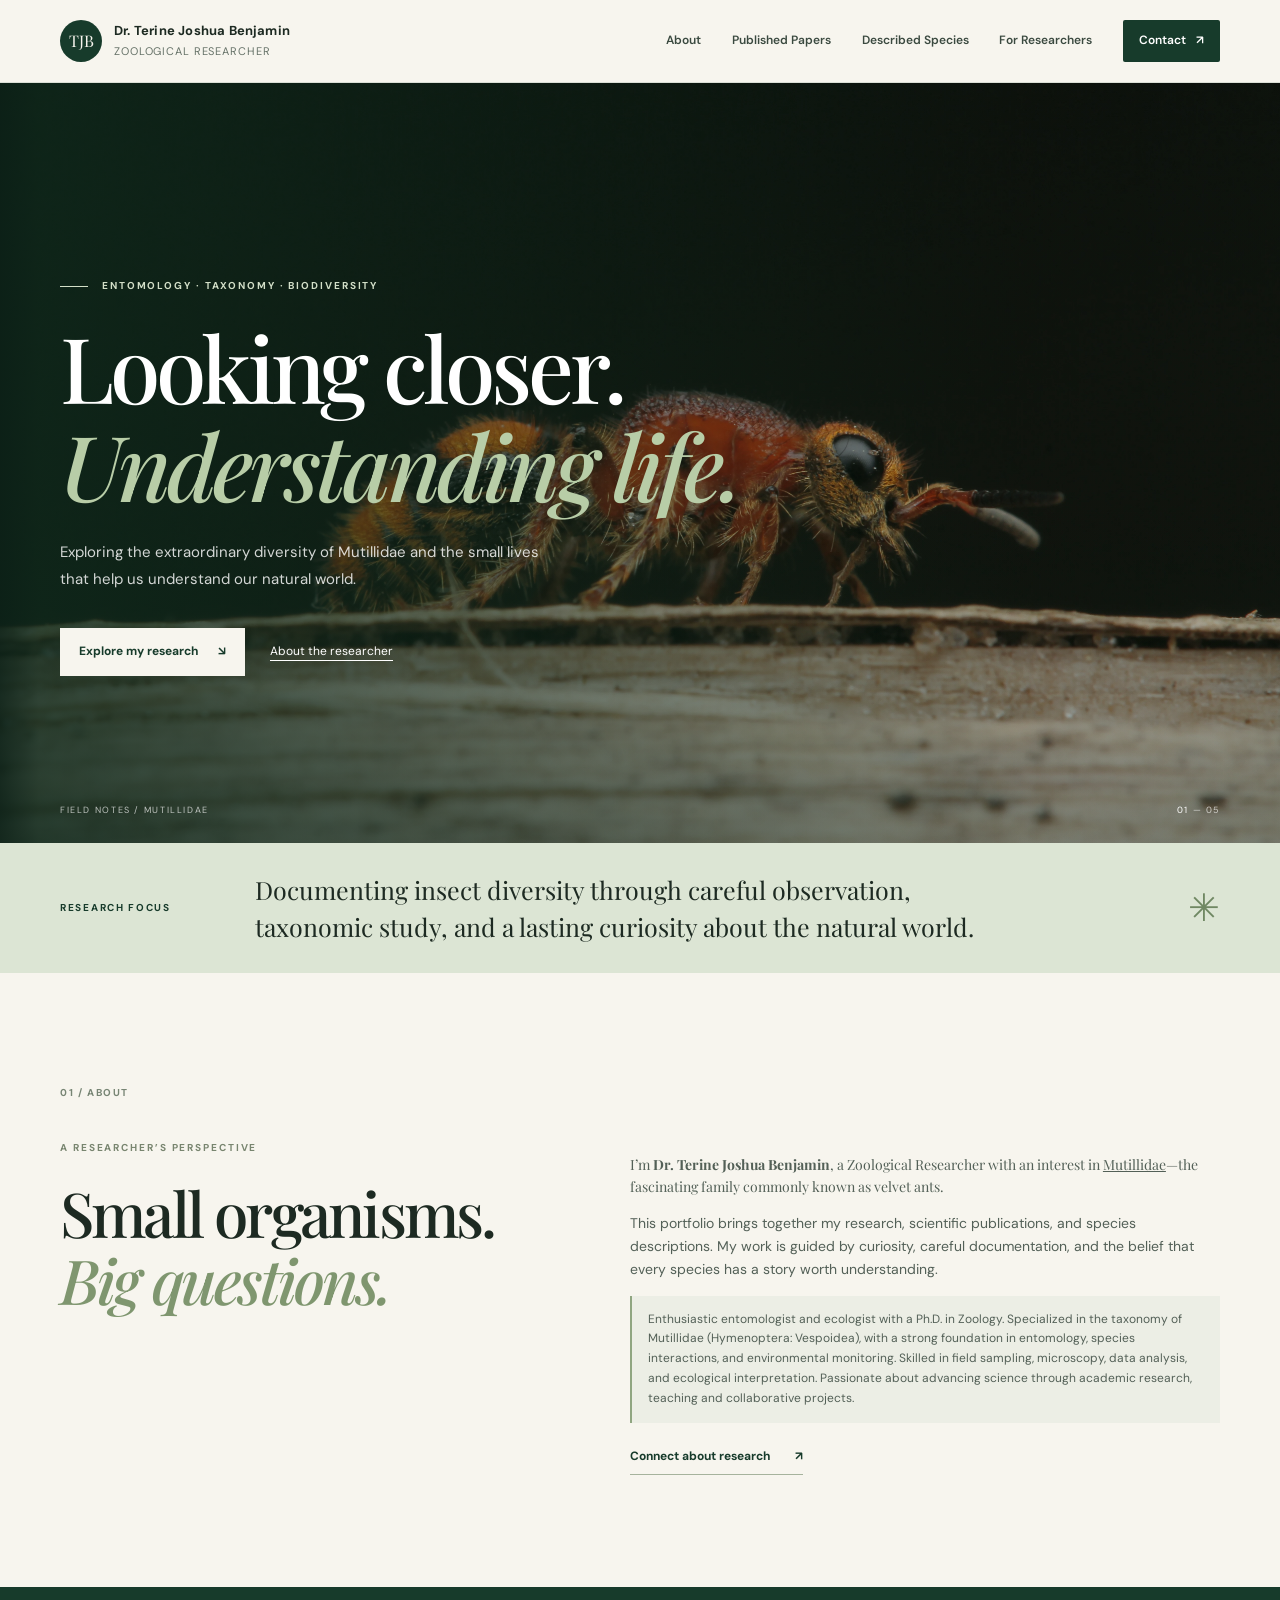
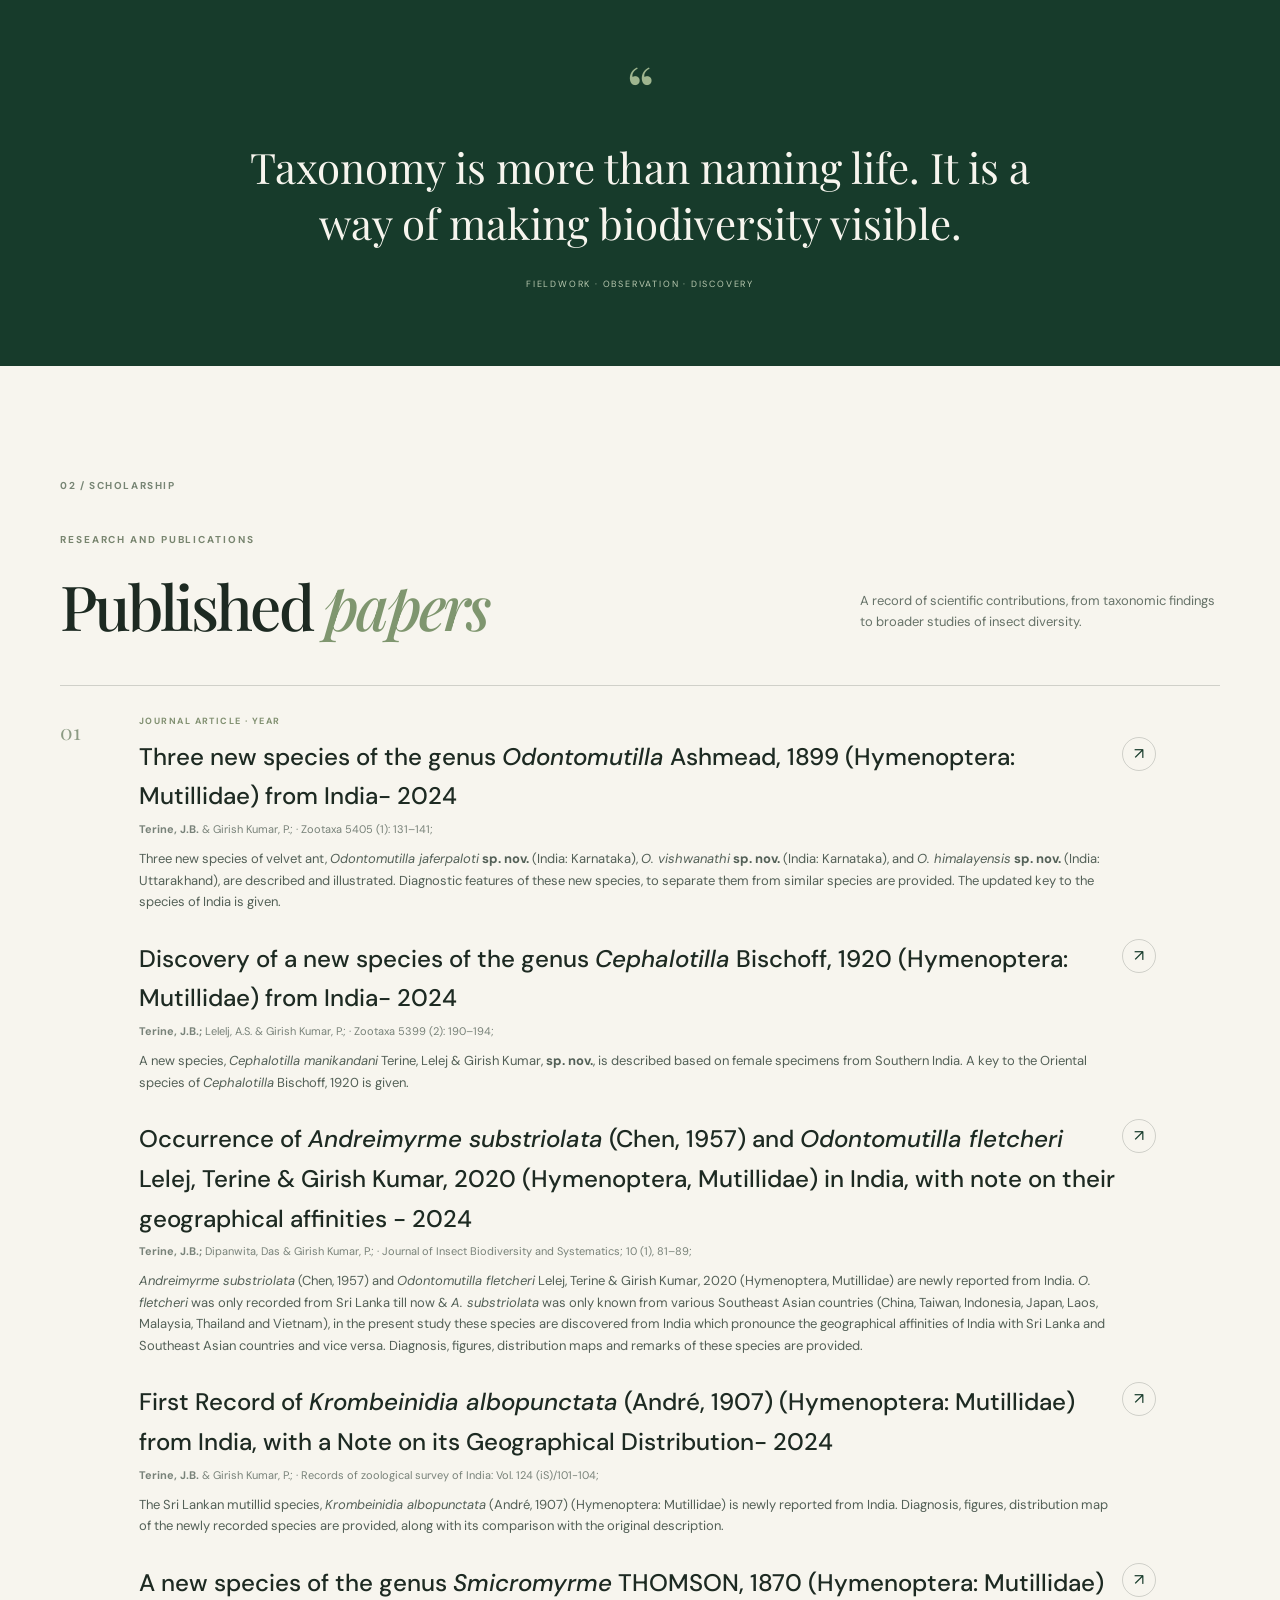
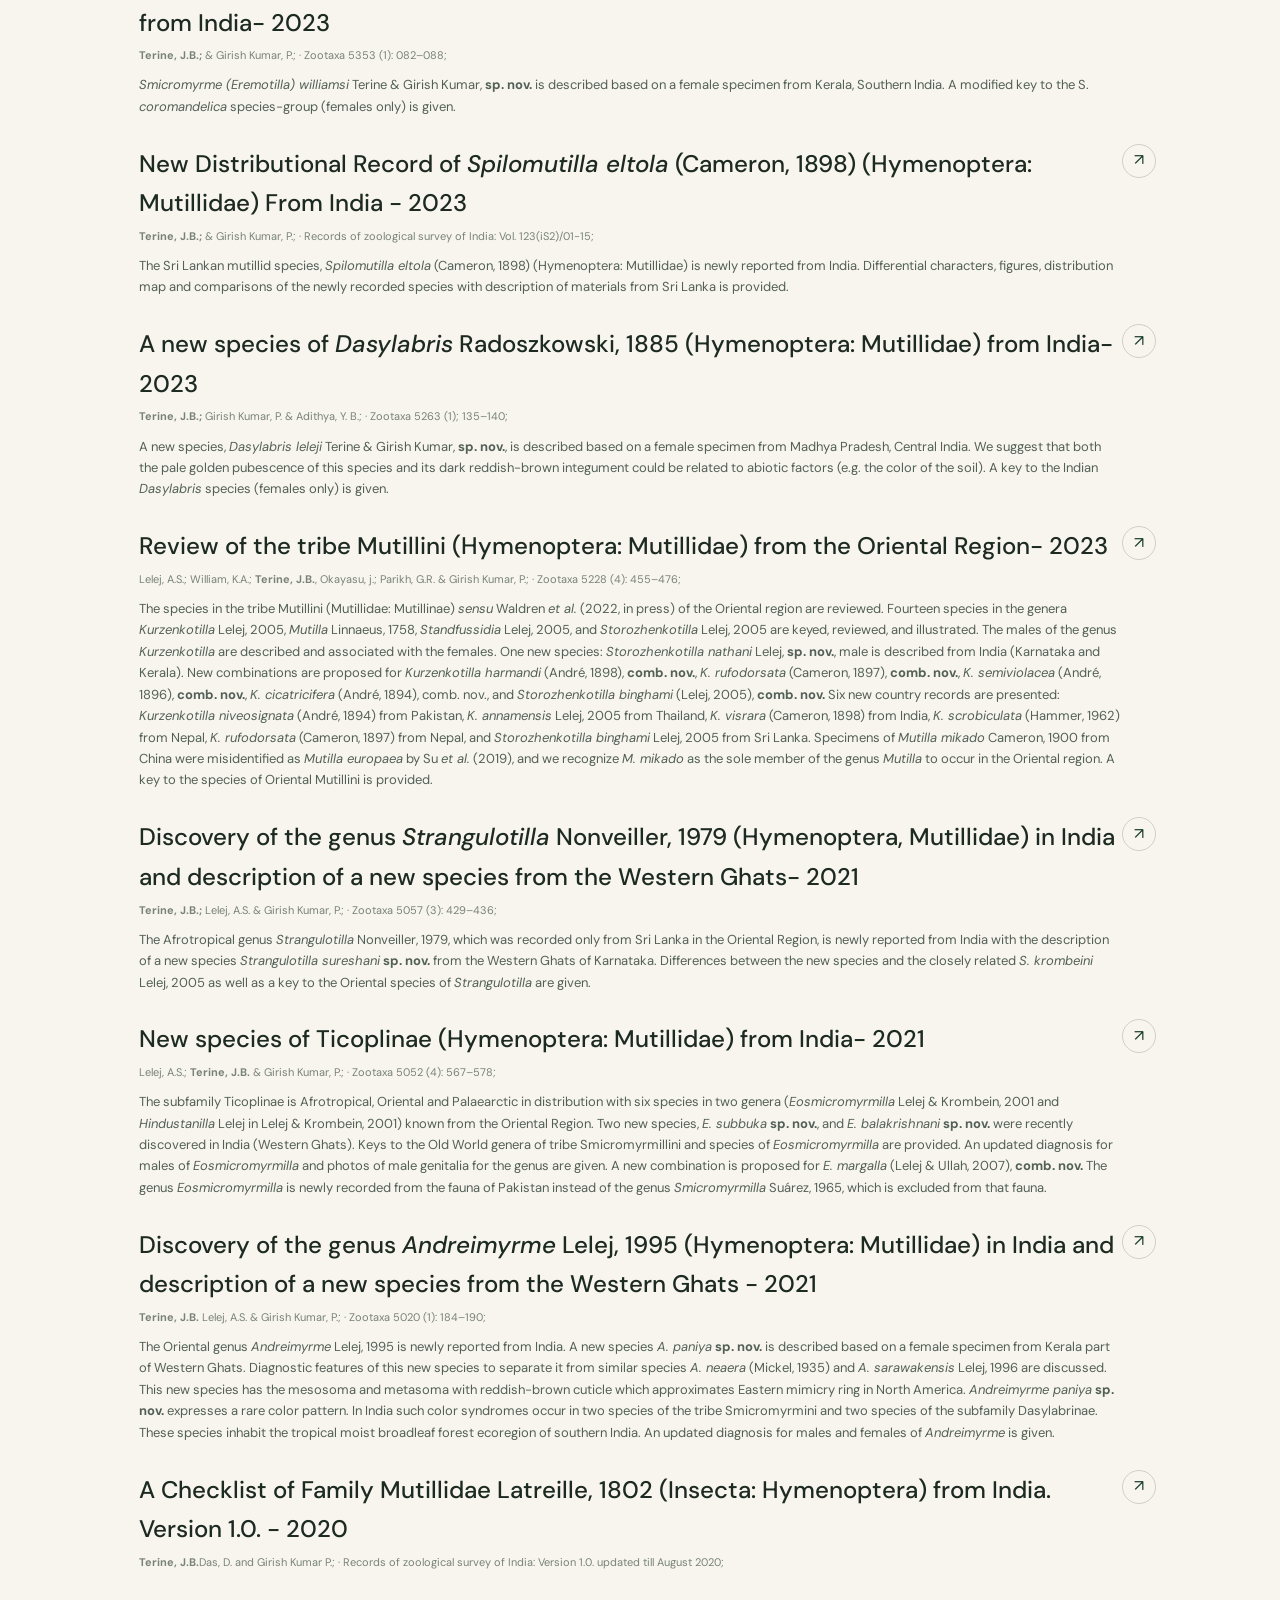
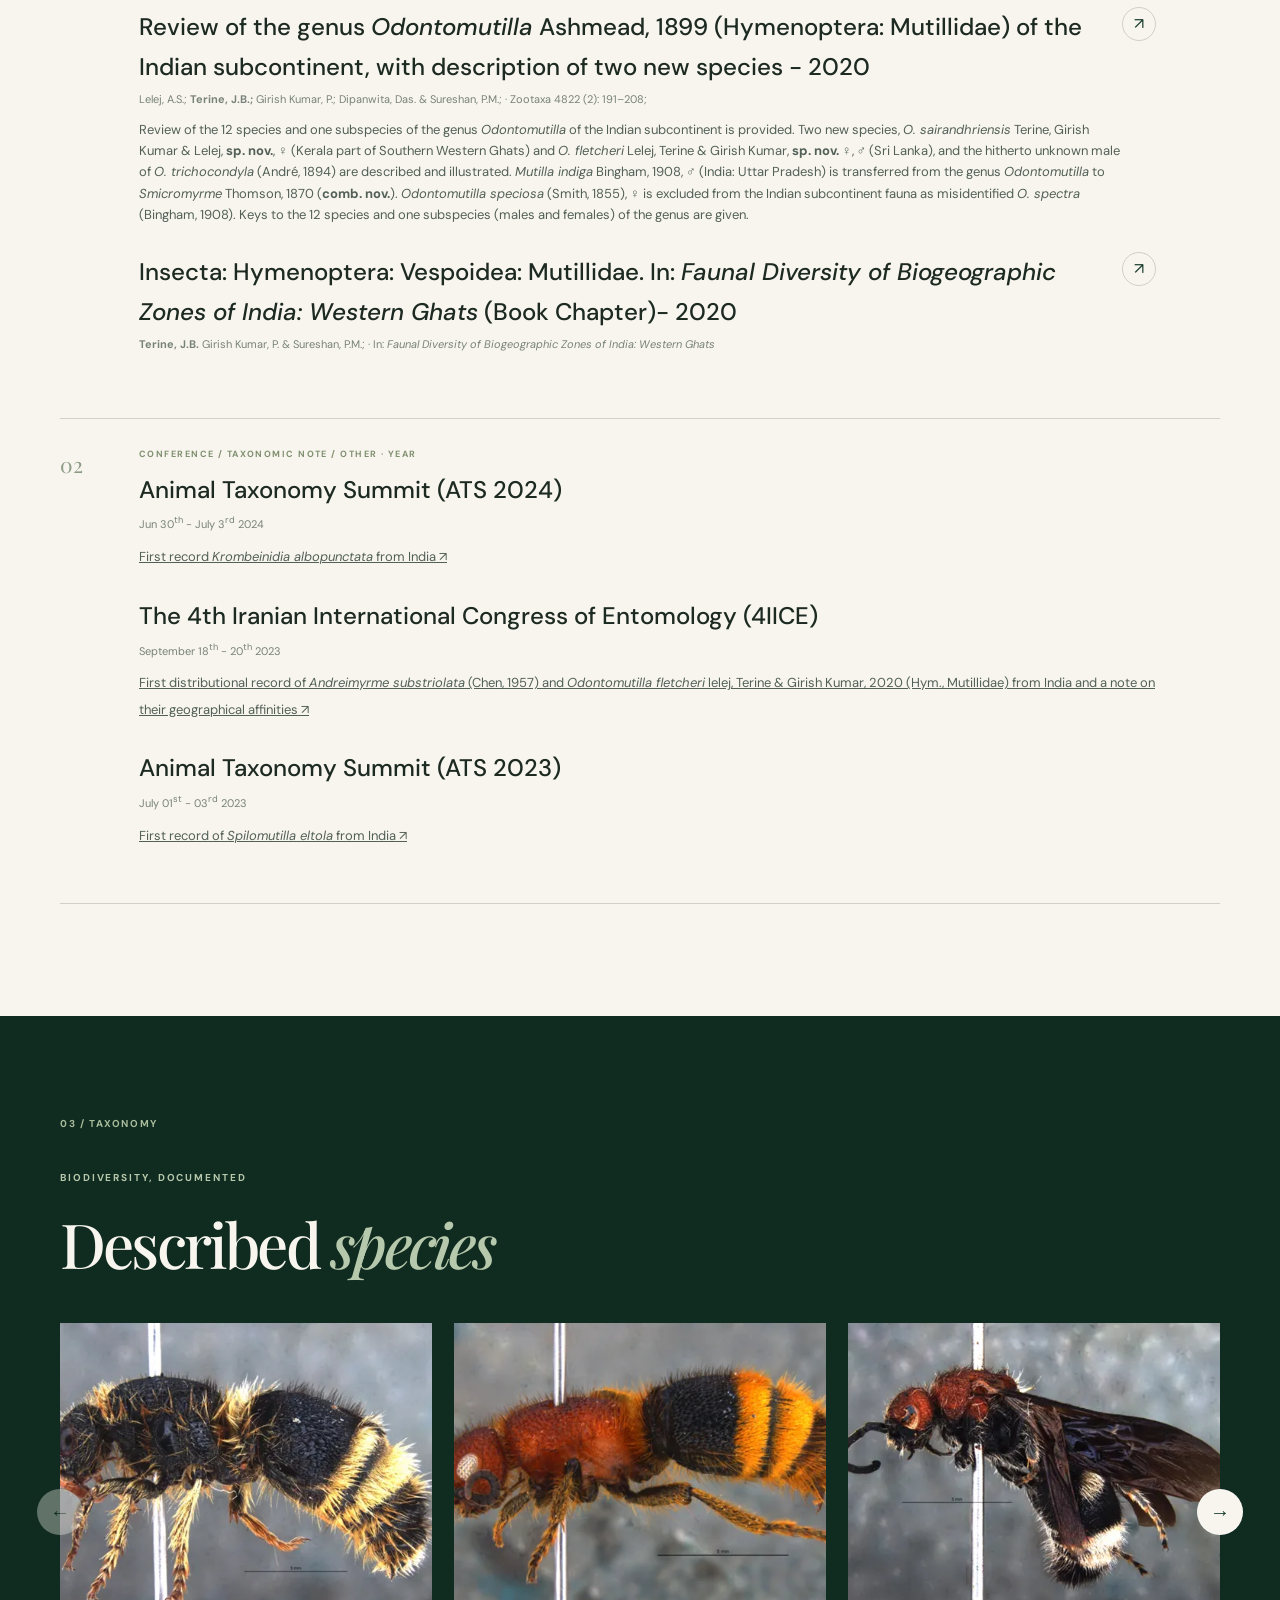
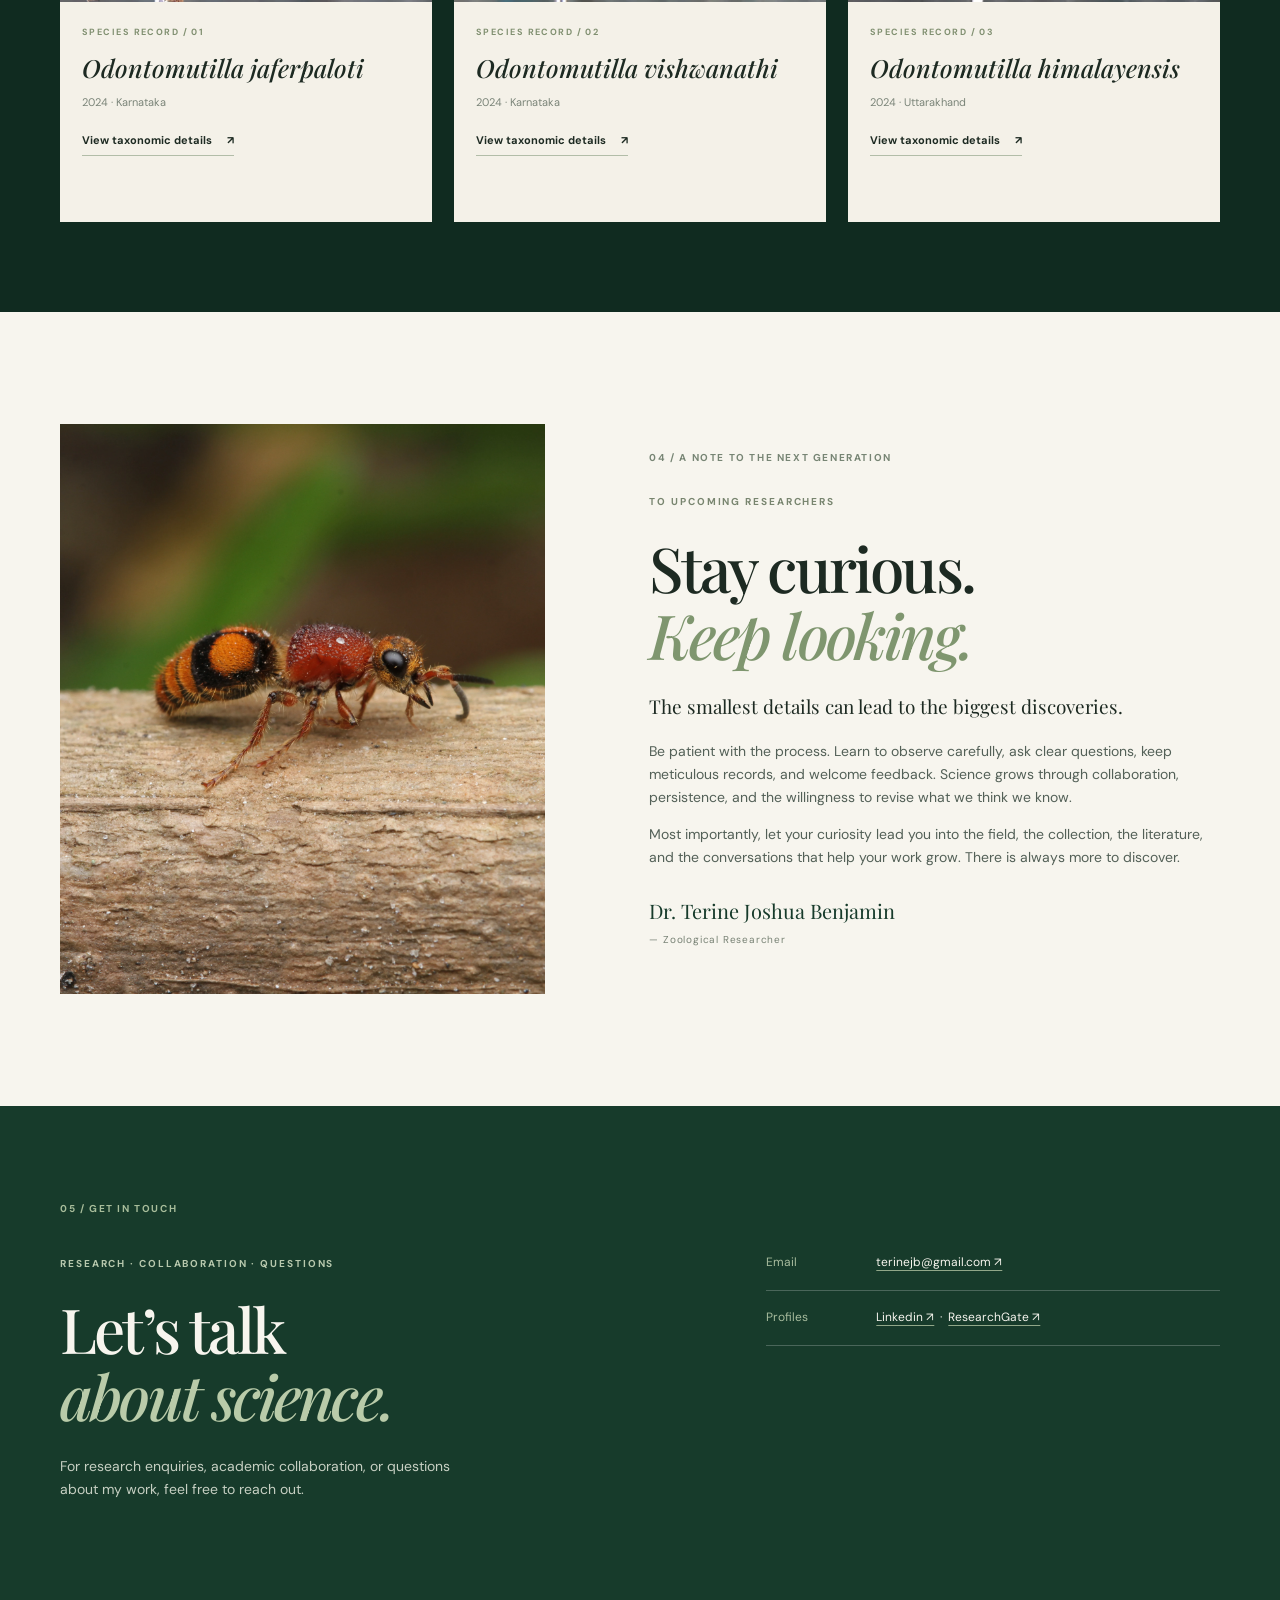
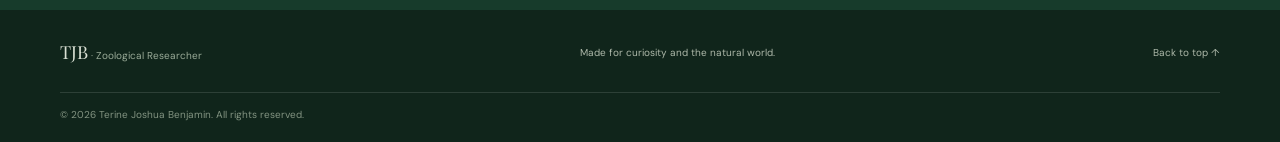
<file: index.html>
<!doctype html>
<html lang="en">

<head>
  <meta charset="utf-8">
  <meta name="viewport" content="width=device-width, initial-scale=1">
  <meta name="description"
    content="Explore the research, publications, and described species of Terine Joshua Benjamin, a zoological researcher specializing in insect diversity.">
  <meta name="theme-color" content="#173b2b">
  <title>Dr. Terine Joshua Benjamin | Entomologist</title>
  <link rel="preconnect" href="https://fonts.googleapis.com">
  <link rel="preconnect" href="https://fonts.gstatic.com" crossorigin>
  <link
    href="https://fonts.googleapis.com/css2?family=DM+Sans:wght@400;500;600;700&family=Playfair+Display:wght@500;600;700&display=swap"
    rel="stylesheet">
  <link rel="stylesheet" href="styles.css">
  <script src="script.js" defer></script>
</head>

<body>
  <a class="skip-link" href="#main">Skip to content</a>
  <header class="site-header">
    <nav class="nav wrap" aria-label="Main navigation">
      <a class="brand" href="#home" aria-label="Dr. Terine Joshua Benjamin home">
        <span class="brand-mark" aria-hidden="true">TJB</span>
        <span class="brand-name">Dr. Terine Joshua Benjamin<span class="brand-subtitle">Zoological
            Researcher</span></span>
      </a>
      <button class="menu-toggle" type="button" aria-expanded="false" aria-controls="nav-links">
        <span class="sr-only">Toggle navigation</span><span aria-hidden="true" class="menu-lines"></span>
      </button>
      <div class="nav-links" id="nav-links">
        <a href="#about">About</a>
        <a href="#papers">Published Papers</a>
        <a href="#species">Described Species</a>
        <a href="#message">For Researchers</a>
        <a class="nav-contact" href="#contact">Contact <span aria-hidden="true">↗</span></a>
      </div>
    </nav>
  </header>
  <!-- home.................................................................................................. -->
  <main id="main">
    <section class="hero" id="home" aria-labelledby="hero-title">
      <div class="hero-photo" role="img" aria-label="Close-up photograph of an insect on a leaf"></div>
      <div class="hero-shade"></div>
      <div class="hero-content wrap">
        <p class="eyebrow"><span class="eyebrow-line"></span> Entomology · Taxonomy · Biodiversity</p>
        <h1 id="hero-title">Looking closer.<br><em>Understanding life.</em></h1>
        <p class="hero-intro">Exploring the extraordinary diversity of Mutillidae and the small lives that help us
          understand our natural world.</p>
        <div class="hero-actions">
          <a class="button button-light" href="#papers">Explore my research <span aria-hidden="true">↘</span></a>
          <a class="text-link light-link" href="#about">About the researcher</a>
        </div>
      </div>
      <div class="hero-caption">FIELD NOTES / MUTILLIDAE</div>
      <div class="hero-index" aria-hidden="true"><span>01</span> — 05</div>
    </section>

    <section class="intro-strip" aria-label="Research focus">
      <div class="wrap intro-grid">
        <p class="strip-label">Research focus</p>
        <p class="strip-copy">Documenting insect diversity through careful observation, taxonomic study, and a lasting
          curiosity about the natural world.</p>
        <span class="strip-symbol" aria-hidden="true">✳</span>
      </div>
    </section>
    <!-- about..................................................................................................... -->
    <section class="section wrap about-section" id="about" aria-labelledby="about-title">
      <div class="section-kicker">01 / About</div>
      <div class="about-grid">
        <div>
          <p class="eyebrow dark-eyebrow">A researcher’s perspective</p>
          <h2 id="about-title">Small organisms.<br><em>Big questions.</em></h2>
        </div>
        <div class="about-copy">
          <p class="lead">I’m <strong>Dr. Terine Joshua Benjamin</strong>, a Zoological Researcher with an interest in
            <a href="https://en.wikipedia.org/wiki/Velvet_ant">Mutillidae</a>—the fascinating family commonly known as
            velvet ants.
          </p>
          <p>This portfolio brings together my research, scientific publications, and species descriptions. My work is
            guided by curiosity, careful documentation, and the belief that every species has a story worth
            understanding.</p>
          <p class="placeholder-note">Enthusiastic entomologist and ecologist with a Ph.D. in Zoology. Specialized in
            the taxonomy of Mutillidae (Hymenoptera: Vespoidea), with a strong foundation in entomology, species
            interactions, and environmental monitoring. Skilled in field sampling, microscopy, data analysis, and
            ecological interpretation. Passionate about advancing science through academic research, teaching and
            collaborative projects.</p>
          <a class="arrow-link" href="#contact">Connect about research <span aria-hidden="true">↗</span></a>
        </div>
      </div>
    </section>
    <!-- quote section ..................................................................................-->
    <section class="research-band" aria-label="Research philosophy">
      <div class="wrap research-band-inner">
        <span class="quote-mark" aria-hidden="true">“</span>
        <blockquote>Taxonomy is more than naming life. It is a way of making biodiversity visible.</blockquote>
        <p>FIELDWORK · OBSERVATION · DISCOVERY</p>
      </div>
    </section>
    <!-- paper section...................................................................................... -->
    <section class="section wrap papers-section" id="papers" aria-labelledby="papers-title">
      <div class="section-kicker">02 / Scholarship</div>
      <div class="section-heading">
        <div>
          <p class="eyebrow dark-eyebrow">Research and publications</p>
          <h2 id="papers-title">Published <em>papers</em></h2>
        </div>
        <p class="section-description">A record of scientific contributions, from taxonomic findings to broader studies
          of insect diversity.</p>
      </div>
      <div class="paper-list">
        <article class="paper-item">
          <span class="paper-number">01</span>
          <div>
            <p class="paper-type">JOURNAL ARTICLE · YEAR</p>
            <!-- paper 1..................................................... -->
            <div class="paper-body">
              <div>
                <h3>Three new species of the genus <i>Odontomutilla</i> Ashmead, 1899 (Hymenoptera:
                  Mutillidae) from India- 2024</h3>
                <p class="paper-meta"><b>Terine, J.B.</b> & Girish Kumar, P.; · Zootaxa 5405 (1): 131–141;</p>
                <p class="paper-summary">Three new species of velvet ant, <i>Odontomutilla jaferpaloti</i> <b>sp.
                    nov.</b> (India:
                  Karnataka), <i>O. vishwanathi</i> <b>sp. nov.</b> (India: Karnataka), and <i>O. himalayensis</i>
                  <b>sp. nov.</b> (India: Uttarakhand),
                  are described and illustrated. Diagnostic features of these new species, to separate them from similar
                  species are provided. The updated key to the species of India is given.
                </p>
              </div>
              <div><a class="paper-link" href="https://doi.org/10.11646/zootaxa.5405.1.6"
                  aria-label="Ask for publication details">↗</a></div>
            </div><br>
            <!-- paper 2......................................................... -->
            <div class="paper-body">
              <div>
                <h3>Discovery of a new species of the genus <i>Cephalotilla</i> Bischoff, 1920
                  (Hymenoptera: Mutillidae) from India- 2024
                </h3>
                <p class="paper-meta"><b>Terine, J.B.;</b> Lelelj, A.S. & Girish Kumar, P.; · Zootaxa 5399 (2): 190–194;
                </p>
                <p class="paper-summary">A new species, <i>Cephalotilla manikandani</i> Terine, Lelej & Girish Kumar,
                  <b>sp. nov.</b>,
                  is described based on female specimens from Southern India. A key to the Oriental species of
                  <i>Cephalotilla</i> Bischoff, 1920 is given.
                </p>
              </div>
              <div><a class="paper-link" href="https://doi.org/10.11646/zootaxa.5399.2.8"
                  aria-label="Ask for publication details">↗</a></div>
            </div><br>
            <!-- paper 3......................................................... -->
            <div class="paper-body">
              <div>
                <h3>Occurrence of <i>Andreimyrme substriolata</i> (Chen, 1957) and <i>Odontomutilla fletcheri</i> Lelej,
                  Terine &
                  Girish Kumar, 2020 (Hymenoptera, Mutillidae) in India, with note on their geographical affinities -
                  2024
                </h3>
                <p class="paper-meta"><b>Terine, J.B.;</b>
                  Dipanwita, Das & Girish Kumar, P.; · Journal of Insect Biodiversity and Systematics; 10 (1), 81–89;
                </p>
                <p class="paper-summary"><i>Andreimyrme substriolata</i> (Chen, 1957) and <i>Odontomutilla fletcheri</i>
                  Lelej, Terine
                  & Girish Kumar, 2020 (Hymenoptera, Mutillidae) are newly reported from India. <i>O. fletcheri</i> was
                  only
                  recorded from Sri Lanka till now & <i>A. substriolata</i> was only known from various Southeast Asian
                  countries (China, Taiwan, Indonesia, Japan, Laos, Malaysia, Thailand and Vietnam), in the present
                  study these species are discovered from India which pronounce the geographical affinities of India
                  with Sri Lanka and Southeast Asian countries and vice versa. Diagnosis, figures, distribution maps and
                  remarks of these species are provided.
                </p>
              </div>
              <div><a class="paper-link" href="https://doi.org/10.61186/jibs.10.1.81"
                  aria-label="Ask for publication details">↗</a></div>
            </div><br>
            <!-- paper 4.......................................................... -->
            <div class="paper-body">
              <div>
                <h3>First Record of <i>Krombeinidia albopunctata</i> (André, 1907)
                  (Hymenoptera: Mutillidae) from India, with a Note on its
                  Geographical Distribution- 2024
                </h3>
                <p class="paper-meta"><b>Terine, J.B.</b> & Girish Kumar, P.; · Records of zoological survey of India:
                  Vol. 124 (iS)/101-104;
                </p>
                <p class="paper-summary">The Sri Lankan mutillid species, <i>Krombeinidia albopunctata</i> (André, 1907)
                  (Hymenoptera: Mutillidae) is newly reported from India. Diagnosis, figures, distribution map of the
                  newly recorded species are provided, along with its comparison with the original description.
                </p>
              </div>
              <div><a class="paper-link" href="https://recordsofzsi.com/index.php/zsoi/article/view/172719"
                  aria-label="Ask for publication details">↗</a></div>
            </div><br>
            <!-- paper 5.......................................................... -->
            <div class="paper-body">
              <div>
                <h3>A new species of the genus <i>Smicromyrme</i> THOMSON, 1870 (Hymenoptera:
                  Mutillidae) from India- 2023
                </h3>
                <p class="paper-meta"><b>Terine, J.B.;</b> & Girish Kumar, P.; · Zootaxa 5353 (1): 082–088;
                </p>
                <p class="paper-summary"><i>Smicromyrme (Eremotilla) williamsi</i> Terine & Girish Kumar, <b>sp.
                    nov.</b> is described
                  based on a female specimen from Kerala, Southern India. A modified key to the S. <i>coromandelica</i>
                  species-group (females only) is given.</p>
              </div>
              <div><a class="paper-link" href="https://doi.org/10.11646/zootaxa.5353.1.6"
                  aria-label="Ask for publication details">↗</a></div>
            </div><br>
            <!-- paper 6.......................................................... -->
            <div class="paper-body">
              <div>
                <h3>New Distributional Record of <i>Spilomutilla eltola</i>
                  (Cameron, 1898) (Hymenoptera: Mutillidae)
                  From India
                  - 2023
                </h3>
                <p class="paper-meta"><b>Terine, J.B.;</b> & Girish Kumar, P.; · Records of zoological survey of India:
                  Vol. 123(iS2)/01-15;
                </p>
                <p class="paper-summary">The Sri Lankan mutillid species, <i>Spilomutilla eltola</i> (Cameron, 1898)
                  (Hymenoptera: Mutillidae) is newly reported from India. Differential characters, figures, distribution
                  map and comparisons of the newly recorded species with description of materials from Sri Lanka is
                  provided.</p>
              </div>
              <div><a class="paper-link" href="https://recordsofzsi.com/index.php/zsoi/article/view/172593"
                  aria-label="Ask for publication details">↗</a></div>
            </div><br>
            <!-- paper 7.......................................................... -->
            <div class="paper-body">
              <div>
                <h3>A new species of <i>Dasylabris</i> Radoszkowski, 1885 (Hymenoptera: Mutillidae)
                  from India- 2023

                </h3>
                <p class="paper-meta"><b>Terine, J.B.;</b> Girish Kumar, P. & Adithya, Y. B.; · Zootaxa 5263 (1);
                  135–140;
                </p>
                <p class="paper-summary">A new species, <i>Dasylabris leleji</i> Terine & Girish Kumar, <b>sp. nov.</b>, is described
                  based on a female specimen from Madhya Pradesh, Central India. We suggest that both the pale golden
                  pubescence of this species and its dark reddish-brown integument could be related to abiotic factors
                  (e.g. the color of the soil). A key to the Indian <i>Dasylabris</i> species (females only) is given.
                </p>
              </div>
              <div><a class="paper-link" href="https://doi.org/10.11646/zootaxa.5263.1.8"
                  aria-label="Ask for publication details">↗</a></div>
            </div><br>
            <!-- paper 8.......................................................... -->
            <div class="paper-body">
              <div>
                <h3>Review of the tribe Mutillini (Hymenoptera: Mutillidae) from the Oriental Region- 2023</h3>
                <p class="paper-meta">Lelej, A.S.; William, K.A.; <b>Terine, J.B.</b>, Okayasu, j.; Parikh, G.R. &
                  Girish Kumar, P.; · Zootaxa 5228 (4): 455–476;
                </p>
                <p class="paper-summary">The species in the tribe Mutillini (Mutillidae: Mutillinae) <i>sensu</i>
                  Waldren <i>et
                    al.</i> (2022, in press) of the Oriental region are reviewed. Fourteen species in the genera
                  <i>Kurzenkotilla</i>
                  Lelej, 2005, <i>Mutilla</i> Linnaeus, 1758, <i>Standfussidia</i> Lelej, 2005, and
                  <i>Storozhenkotilla</i> Lelej, 2005 are
                  keyed, reviewed, and illustrated. The males of the genus <i>Kurzenkotilla</i> are described and
                  associated
                  with the females. One new species: <i>Storozhenkotilla nathani</i> Lelej, <b>sp. nov.</b>, male is
                  described from
                  India (Karnataka and Kerala). New combinations are proposed for <i>Kurzenkotilla harmandi</i> (André,
                  1898),
                  <b>comb. nov.</b>, <i>K. rufodorsata</i> (Cameron, 1897), <b>comb. nov.</b>, <i>K. semiviolacea</i>
                  (André, 1896), <b>comb. nov.</b>, <i>K.
                    cicatricifera</i> (André, 1894), comb. nov., and <i>Storozhenkotilla binghami</i> (Lelej, 2005),
                  <b>comb. nov.</b> Six
                  new country records are presented: <i>Kurzenkotilla niveosignata</i> (André, 1894) from Pakistan,
                  <i>K.
                    annamensis</i> Lelej, 2005 from Thailand, <i>K. visrara</i> (Cameron, 1898) from India, <i>K.
                    scrobiculata</i> (Hammer,
                  1962) from Nepal, <i>K. rufodorsata</i> (Cameron, 1897) from Nepal, and <i>Storozhenkotilla
                    binghami</i> Lelej, 2005
                  from Sri Lanka. Specimens of <i>Mutilla mikado</i> Cameron, 1900 from China were misidentified as
                  <i>Mutilla
                    europaea</i> by Su <i>et al.</i> (2019), and we recognize <i>M. mikado</i> as the sole member of the
                  genus <i>Mutilla</i> to
                  occur in the Oriental region. A key to the species of Oriental Mutillini is provided.
                </p>
              </div>
              <div><a class="paper-link" href="https://doi.org/10.11646/zootaxa.5228.4.5"
                  aria-label="Ask for publication details">↗</a></div>
            </div><br>
            <!-- paper 9.......................................................... -->
            <div class="paper-body">
              <div>
                <h3>Discovery of the genus <i>Strangulotilla</i> Nonveiller, 1979 (Hymenoptera, Mutillidae)
                  in India and description of a new species from the Western Ghats- 2021

                </h3>
                <p class="paper-meta"><b>Terine, J.B.;</b> Lelej, A.S. & Girish Kumar, P.; · Zootaxa 5057 (3): 429–436;
                </p>
                <p class="paper-summary">The Afrotropical genus <i>Strangulotilla</i> Nonveiller, 1979, which was
                  recorded only
                  from Sri Lanka in the Oriental Region, is newly reported from India with the description of a new
                  species <i>Strangulotilla sureshani</i> <b>sp. nov.</b> from the Western Ghats of Karnataka.
                  Differences between the
                  new species and the closely related <i>S. krombeini</i> Lelej, 2005 as well as a key to the Oriental
                  species
                  of <i>Strangulotilla</i> are given.</p>
              </div>
              <div><a class="paper-link" href="https://doi.org/10.11646/zootaxa.5057.3.7"
                  aria-label="Ask for publication details">↗</a></div>
            </div><br>
            <!-- paper 10.......................................................... -->
            <div class="paper-body">
              <div>
                <h3>New species of Ticoplinae (Hymenoptera: Mutillidae) from India- 2021
                </h3>
                <p class="paper-meta">Lelej, A.S.; <b>Terine, J.B.</b> & Girish Kumar, P.; · Zootaxa 5052 (4): 567–578;
                </p>
                <p class="paper-summary">The subfamily Ticoplinae is Afrotropical, Oriental and Palaearctic in
                  distribution with six species in two genera (<i>Eosmicromyrmilla</i> Lelej & Krombein, 2001 and
                  <i>Hindustanilla</i>
                  Lelej in Lelej & Krombein, 2001) known from the Oriental Region. Two new species, <i>E. subbuka</i>
                  <b>sp. nov.</b>,
                  and <i>E. balakrishnani</i> <b>sp. nov.</b> were recently discovered in India (Western Ghats). Keys to
                  the Old World
                  genera of tribe Smicromyrmillini and species of <i>Eosmicromyrmilla</i> are provided. An updated
                  diagnosis
                  for males of <i>Eosmicromyrmilla</i> and photos of male genitalia for the genus are given. A new
                  combination
                  is proposed for <i>E. margalla</i> (Lelej & Ullah, 2007), <b>comb. nov.</b> The genus
                  <i>Eosmicromyrmilla</i> is newly
                  recorded from the fauna of Pakistan instead of the genus <i>Smicromyrmilla</i> Suárez, 1965, which is
                  excluded from that fauna.
                </p>
              </div>
              <div><a class="paper-link" href="https://doi.org/10.11646/zootaxa.5052.4.6"
                  aria-label="Ask for publication details">↗</a></div>
            </div><br>
            <!-- paper 11.......................................................... -->
            <div class="paper-body">
              <div>
                <h3>Discovery of the genus <i>Andreimyrme</i> Lelej, 1995 (Hymenoptera: Mutillidae) in
                  India and description of a new species from the Western Ghats
                  - 2021</h3>
                <p class="paper-meta"><b>Terine, J.B.</b> Lelej, A.S. & Girish Kumar, P.; · Zootaxa 5020 (1): 184–190;
                </p>
                <p class="paper-summary">The Oriental genus <i>Andreimyrme</i> Lelej, 1995 is newly reported from India.
                  A new
                  species <i>A. paniya</i> <b>sp. nov.</b> is described based on a female specimen from Kerala part of
                  Western Ghats.
                  Diagnostic features of this new species to separate it from similar species <i>A. neaera</i> (Mickel,
                  1935)
                  and <i>A. sarawakensis</i> Lelej, 1996 are discussed. This new species has the mesosoma and metasoma
                  with
                  reddish-brown cuticle which approximates Eastern mimicry ring in North America. <i>Andreimyrme
                    paniya</i> <b>sp.
                    nov.</b> expresses a rare color pattern. In India such color syndromes occur in two species of the
                  tribe
                  Smicromyrmini and two species of the subfamily Dasylabrinae. These species inhabit the tropical moist
                  broadleaf forest ecoregion of southern India. An updated diagnosis for males and females of
                  <i>Andreimyrme</i> is given.
                </p>
              </div>
              <div><a class="paper-link" href="https://doi.org/10.11646/zootaxa.5020.1.10"
                  aria-label="Ask for publication details">↗</a></div>
            </div><br>
            <!-- paper 12.......................................................... -->
            <div class="paper-body">
              <div>
                <h3>A Checklist of Family
                  Mutillidae Latreille, 1802 (Insecta: Hymenoptera) from India. Version 1.0.
                  - 2020</h3>
                <p class="paper-meta"><b>Terine, J.B.</b>Das, D. and Girish Kumar P.; · Records of zoological survey of
                  India: Version 1.0. updated till
                  August 2020;
                </p>
                <p class="paper-summary">
                </p>
              </div>
              <div><a class="paper-link"
                  href="https://www.researchgate.net/publication/344656534_A_Checklist_of_Family_Mutillidae_Latreille_1802_Insecta_Hymenoptera_from_India"
                  aria-label="Ask for publication details">↗</a></div>
            </div><br>
            <!-- paper 13.......................................................... -->
            <div class="paper-body">
              <div>
                <h3>Review of the genus <i>Odontomutilla</i> Ashmead, 1899 (Hymenoptera: Mutillidae) of
                  the Indian subcontinent, with description of two new species
                  - 2020</h3>
                <p class="paper-meta">Lelej, A.S.; <b>Terine, J.B.;</b> Girish Kumar, P.; Dipanwita, Das. & Sureshan,
                  P.M.; · Zootaxa 4822 (2): 191–208;
                </p>
                <p class="paper-summary">Review of the 12 species and one subspecies of the genus <i>Odontomutilla</i>
                  of the
                  Indian subcontinent is provided. Two new species, <i>O. sairandhriensis</i> Terine, Girish Kumar &
                  Lelej, <b>sp.
                    nov.</b>, ♀ (Kerala part of Southern Western Ghats) and <i>O. fletcheri</i> Lelej, Terine & Girish
                  Kumar, <b>sp.
                    nov.</b> ♀, ♂ (Sri Lanka), and the hitherto unknown male of <i>O. trichocondyla</i> (André, 1894)
                  are described
                  and illustrated. <i>Mutilla indiga</i> Bingham, 1908, ♂ (India: Uttar Pradesh) is transferred from the
                  genus
                  <i>Odontomutilla</i> to <i>Smicromyrme</i> Thomson, 1870 (<b>comb. nov.</b>). <i>Odontomutilla
                    speciosa</i> (Smith, 1855), ♀ is
                  excluded from the Indian subcontinent fauna as misidentified <i>O. spectra</i> (Bingham, 1908). Keys
                  to the
                  12 species and one subspecies (males and females) of the genus are given.
                </p>
              </div>
              <div><a class="paper-link" href="https://doi.org/10.11646/zootaxa.4822.2.3"
                  aria-label="Ask for publication details">↗</a></div>
            </div><br>
            <!-- paper 14.......................................................... -->
            <div class="paper-body">
              <div>
                <h3>Insecta: Hymenoptera: Vespoidea: Mutillidae. In: <i>Faunal Diversity of Biogeographic Zones of
                    India: Western Ghats</i> (Book Chapter)- 2020
                </h3>
                <p class="paper-meta"><b>Terine, J.B.</b> Girish Kumar, P. & Sureshan, P.M.; · In: <i>Faunal Diversity
                    of Biogeographic Zones of
                    India: Western Ghats</i>
                </p>
                <p class="paper-summary">
                </p>
              </div>
              <div><a class="paper-link"
                  href="https://www.researchgate.net/publication/350843245_Faunal_Diversity_of_Biogeographic_Zones_of_India_Western_Ghats_PSOCOPTERA"
                  aria-label="Ask for publication details">↗</a></div>
            </div><br>
          </div>
        </article>
        <!-- ...................................................................................... -->
        <article class="paper-item">
          <span class="paper-number">02</span>
          <div>
            <p class="paper-type">CONFERENCE / TAXONOMIC NOTE / OTHER · YEAR</p>
            <h3>Animal Taxonomy Summit (ATS 2024)</h3>
            <p class="paper-meta">Jun 30<sup>th</sup> - July 3<sup>rd</sup> 2024</p>
            <a href="https://recordsofzsi.com/index.php/zsoi/article/view/172719" class="paper-summary">First record
              <i>Krombeinidia
                albopunctata</i> from India ↗</a><br><br>

            <h3>The 4th Iranian International Congress of Entomology (4IICE)</h3>
            <p class="paper-meta">September 18<sup>th</sup> - 20<sup>th</sup> 2023</p>
            <a href="https://www.biotaxa.org/jibs/article/view/85021" class="paper-summary">First distributional record
              of <i>Andreimyrme substriolata</i> (Chen, 1957) and <i>Odontomutilla fletcheri</i> lelej, Terine & Girish
              Kumar, 2020 (Hym., Mutillidae) from India and a note on their geographical affinities ↗</a><br><br>

            <h3>Animal Taxonomy Summit (ATS 2023)</h3>
            <p class="paper-meta">July 01<sup>st</sup> - 03<sup>rd</sup> 2023</p>
            <a href="https://recordsofzsi.com/index.php/zsoi/article/view/172593" class="paper-summary">First record of
              <i>Spilomutilla eltola</i> from India ↗</a><br><br>
          </div>
        </article>
      </div>
    </section>
    <!-- species section.......................................................................... -->
    <section class="species-section" id="species" aria-labelledby="species-title">
      <div class="wrap">
        <div class="section-kicker light-kicker">03 / Taxonomy</div>
        <div class="section-heading species-heading">
          <div>
            <p class="eyebrow">Biodiversity, documented</p>
            <h2 id="species-title">Described <em>species</em></h2>
          </div>
        </div>
        <div class="species-carousel">
          <button class="carousel-btn carousel-prev" type="button" aria-label="Previous species" disabled>
            <span aria-hidden="true">←</span>
          </button>
          <div class="species-viewport">
            <div class="species-track" id="species-track">
              <!-- 1............................................... -->
              <article class="species-card">
                <img src="./species/Odontomutilla jaferpaloti.webp" alt="Odontomutilla jaferpaloti" loading="lazy">
                <div class="species-card-body">
                  <p class="species-label">SPECIES RECORD / 01</p>
                  <h3><i>Odontomutilla jaferpaloti</i></h3>
                  <p class="species-detail">2024 · Karnataka</p>
                  <a href="https://mapress.com/zt/article/view/zootaxa.5405.1.6" class="species-link"
                    target="_blank">View taxonomic details <span aria-hidden="true">↗</span></a>
                </div>
              </article>
              <!-- 2............................................... -->
              <article class="species-card">
                <img src="./species/Odontomutilla vishwanathi.webp" alt="O. vishwanathi" loading="lazy">
                <div class="species-card-body">
                  <p class="species-label">SPECIES RECORD / 02</p>
                  <h3><i>Odontomutilla vishwanathi</i></h3>
                  <p class="species-detail">2024 · Karnataka</p>
                  <a href="https://mapress.com/zt/article/view/zootaxa.5405.1.6" class="species-link"
                    target="_blank">View taxonomic details <span aria-hidden="true">↗</span></a>
                </div>
              </article>
              <!-- 3............................................... -->
              <article class="species-card">
                <img src="./species/Odontomutilla himalayensis.webp" alt="Odontomutilla himalayensis" loading="lazy">
                <div class="species-card-body">
                  <p class="species-label">SPECIES RECORD / 03</p>
                  <h3><i>Odontomutilla himalayensis</i></h3>
                  <p class="species-detail">2024 · Uttarakhand</p>
                  <a href="https://mapress.com/zt/article/view/zootaxa.5405.1.6" class="species-link"
                    target="_blank">View taxonomic details <span aria-hidden="true">↗</span></a>
                </div>
              </article>
              <!-- 4............................................... -->
              <article class="species-card">
                <img src="./species/Cephalotilla manikandani.webp" alt="Cephalotilla manikandani" loading="lazy">
                <div class="species-card-body">
                  <p class="species-label">SPECIES RECORD / 04</p>
                  <h3><i>Cephalotilla manikandani</i></h3>
                  <p class="species-detail">2024 · Kerala</p>
                  <a href="https://mapress.com/zt/article/view/zootaxa.5399.2.8" class="species-link"
                    target="_blank">View taxonomic details <span aria-hidden="true">↗</span></a>
                </div>
              </article>
              <!-- 5............................................... -->
              <article class="species-card">
                <img src="./species/Smicromyrme (Eremotilla) williamsi.webp" alt="Smicromyrme (Eremotilla) williamsi"
                  loading="lazy">
                <div class="species-card-body">
                  <p class="species-label">SPECIES RECORD / 05</p>
                  <h3><i>Smicromyrme (Eremotilla) williamsi</i></h3>
                  <p class="species-detail">2023 · Kerala</p>
                  <a href="https://mapress.com/zt/article/view/zootaxa.5353.1.6" class="species-link"
                    target="_blank">View taxonomic details <span aria-hidden="true">↗</span></a>
                </div>
              </article>
              <!-- 6............................................... -->
              <article class="species-card">
                <img src="./species/Dasylabris leleji.webp" alt="Dasylabris leleji" loading="lazy">
                <div class="species-card-body">
                  <p class="species-label">SPECIES RECORD / 06</p>
                  <h3><i>Dasylabris leleji</i></h3>
                  <p class="species-detail">2023 · Madhya Pradesh</p>
                  <a href="https://mapress.com/zt/article/view/zootaxa.5263.1.8" class="species-link"
                    target="_blank">View taxonomic details <span aria-hidden="true">↗</span></a>
                </div>
              </article>
              <!-- 7............................................... -->
              <article class="species-card">
                <img src="./species/Strangulotilla sureshani.webp" alt="Strangulotilla sureshani" loading="lazy">
                <div class="species-card-body">
                  <p class="species-label">SPECIES RECORD / 07</p>
                  <h3><i>Strangulotilla sureshani</i></h3>
                  <p class="species-detail">2021 · Karnataka</p>
                  <a href="https://mapress.com/zt/article/view/zootaxa.5057.3.7" class="species-link"
                    target="_blank">View taxonomic details <span aria-hidden="true">↗</span></a>
                </div>
              </article>
              <!-- 8............................................... -->
              <article class="species-card">
                <img src="./species/Smicromyrmilla subbuka.webp" alt="Eosmicromyrmilla subbuka" loading="lazy">
                <div class="species-card-body">
                  <p class="species-label">SPECIES RECORD / 08</p>
                  <h3><i>Eosmicromyrmilla subbuka</i></h3>
                  <p class="species-detail">2021 · Kerala</p>
                  <a href="https://mapress.com/zt/article/view/zootaxa.5052.4.6" class="species-link"
                    target="_blank">View taxonomic details <span aria-hidden="true">↗</span></a>
                </div>
              </article>
              <!-- 9............................................... -->
              <article class="species-card">
                <img src="./species/Smicromyrmilla balakrishnani.webp" alt="Eosmicromyrmilla balakrishnani"
                  loading="lazy">
                <div class="species-card-body">
                  <p class="species-label">SPECIES RECORD / 09</p>
                  <h3><i>Eosmicromyrmilla balakrishnani</i></h3>
                  <p class="species-detail">2021 · Kerala</p>
                  <a href="https://mapress.com/zt/article/view/zootaxa.5052.4.6" class="species-link"
                    target="_blank">View taxonomic details <span aria-hidden="true">↗</span></a>
                </div>
              </article>
              <!-- 10............................................... -->
              <article class="species-card">
                <img src="./species/Andreimyrme paniya.webp" alt="Andreimyrme paniya" loading="lazy">
                <div class="species-card-body">
                  <p class="species-label">SPECIES RECORD / 10</p>
                  <h3><i>Andreimyrme paniya</i></h3>
                  <p class="species-detail">2021 · Kerala</p>
                  <a href="https://mapress.com/zt/article/view/zootaxa.5020.1.10" class="species-link"
                    target="_blank">View taxonomic details <span aria-hidden="true">↗</span></a>
                </div>
              </article>
              <!-- 11............................................... -->
              <article class="species-card">
                <img src="./species/Odontomutilla fletcheri.webp" alt="Odontomutilla fletcheri" loading="lazy">
                <div class="species-card-body">
                  <p class="species-label">SPECIES RECORD / 11</p>
                  <h3><i>Odontomutilla fletcheri</i></h3>
                  <p class="species-detail">2020 · Sri Lanka</p>
                  <a href="https://www.mapress.com/zt/article/view/zootaxa.4822.2.3" class="species-link"
                    target="_blank">View taxonomic details <span aria-hidden="true">↗</span></a>
                </div>
              </article>
              <!-- 12............................................... -->
              <article class="species-card">
                <img src="./species/Odontomutilla sairandhriensis.webp" alt="Odontomutilla sairandhriensis"
                  loading="lazy">
                <div class="species-card-body">
                  <p class="species-label">SPECIES RECORD / 12</p>
                  <h3><i>Odontomutilla sairandhriensis</i></h3>
                  <p class="species-detail">2020 · Kerala</p>
                  <a href="https://www.mapress.com/zt/article/view/zootaxa.4822.2.3" class="species-link"
                    target="_blank">View taxonomic details <span aria-hidden="true">↗</span></a>
                </div>
              </article>
              <!-- ....... -->
            </div>
          </div>
          <button class="carousel-btn carousel-next" type="button" aria-label="Next species">
            <span aria-hidden="true">→</span>
          </button>
        </div>
      </div>
    </section>
    <!-- for researchers section..................................................... -->
    <section class="section message-section wrap" id="message" aria-labelledby="message-title">
      <div class="message-image" role="img" aria-label="specimen image"></div>
      <div class="message-copy">
        <div class="section-kicker">04 / A note to the next generation</div>
        <p class="eyebrow dark-eyebrow">To upcoming researchers</p>
        <h2 id="message-title">Stay curious.<br><em>Keep looking.</em></h2>
        <p class="lead">The smallest details can lead to the biggest discoveries.</p>
        <p>Be patient with the process. Learn to observe carefully, ask clear questions, keep meticulous records, and
          welcome feedback. Science grows through collaboration, persistence, and the willingness to revise what we
          think we know.</p>
        <p>Most importantly, let your curiosity lead you into the field, the collection, the literature, and the
          conversations that help your work grow. There is always more to discover.</p>
        <p class="signature">Dr. Terine Joshua Benjamin <span>— Zoological Researcher</span></p>
      </div>
    </section>

    <section class="contact-section" id="contact" aria-labelledby="contact-title">
      <div class="wrap contact-grid">
        <div>
          <div class="section-kicker light-kicker">05 / Get in touch</div>
          <p class="eyebrow">Research · Collaboration · Questions</p>
          <h2 id="contact-title">Let’s talk<br><em>about science.</em></h2>
          <p class="contact-intro">For research enquiries, academic collaboration, or questions about my work, feel free
            to reach out.</p>
        </div>
        <div class="contact-details">
          <div class="contact-row"><span>Email</span><a
              href="https://mail.google.com/mail/?view=cm&fs=1&to=terinejb@gmail.com" target="_blank">terinejb@gmail.com
              ↗</a></div>
          <div class="contact-row"><span>Profiles</span>
            <p><a href="https://www.linkedin.com/in/terine-benjamin-89921a130/" target="_blank"
                rel="noopener noreferrer">Linkedin ↗</a> &nbsp;·&nbsp; <a
                href="https://www.researchgate.net/profile/Terine-Benjamin-2" target="_blank"
                rel="noopener noreferrer">ResearchGate ↗</a></p>
          </div>
        </div>
      </div>
    </section>
  </main>

  <footer class="site-footer">
    <div class="wrap footer-inner"><a class="footer-brand" href="#home">TJB<span> · Zoological Researcher</span></a>
      <p>Made for curiosity and the natural world.</p><a href="#home" class="back-top">Back to top ↑</a>
    </div>
    <div class="wrap copyright">© <span id="year"></span> Terine Joshua Benjamin. All rights reserved.</div>
  </footer>
</body>

</html>
</file>
<file: styles.css>
:root {
  --forest: #173b2b; --forest-deep: #102b20; --moss: #9db38b; --sage: #dce5d4;
  --cream: #f7f5ee; --paper: #efeee5; --ink: #1d2a22; --muted: #667268;
  --line: rgba(29,42,34,.18); --serif: "Playfair Display", Georgia, serif; --sans: "DM Sans", Arial, sans-serif;
}
* { box-sizing: border-box; }
html { scroll-behavior: smooth; scroll-padding-top: 84px; }
body { margin: 0; background: var(--cream); color: var(--ink); font-family: var(--sans); line-height: 1.65; }
a { color: inherit; }
img { display: block; max-width: 100%; }
.wrap { width: min(1160px, calc(100% - 48px)); margin-inline: auto; }
.sr-only { position: absolute; width: 1px; height: 1px; padding: 0; margin: -1px; overflow: hidden; clip: rect(0,0,0,0); white-space: nowrap; border: 0; }
.skip-link { position: absolute; top: -100px; left: 16px; z-index: 1000; background: white; color: black; padding: 12px 16px; }
.skip-link:focus { top: 12px; }
.site-header { position: sticky; top: 0; z-index: 100; background: rgba(247,245,238,.96); backdrop-filter: blur(14px); border-bottom: 1px solid rgba(23,59,43,.12); }
.nav { min-height: 82px; display: flex; align-items: center; justify-content: space-between; gap: 28px; }
.brand { display: flex; align-items: center; gap: 12px; text-decoration: none; }
.brand-mark { width: 42px; height: 42px; display: grid; place-items: center; background: var(--forest); color: var(--cream); font-family: var(--serif); font-size: 16px; border-radius: 50%; }
.brand-name { font-weight: 700; font-size: 13px; line-height: 1.3; letter-spacing: .015em; }
.brand-subtitle { display: block; margin-top: 4px; color: var(--muted); font-weight: 400; font-size: 11px; letter-spacing: .08em; text-transform: uppercase; }
.nav-links { display: flex; align-items: center; gap: clamp(16px, 2.4vw, 32px); }
.nav-links a { text-decoration: none; font-size: 12px; font-weight: 600; color: #3b4a40; transition: color .2s; }
.nav-links a:hover, .nav-links a:focus-visible { color: #7a8f61; }
.nav-links .nav-contact { background: var(--forest); color: white; padding: 11px 16px; border-radius: 2px; }
.nav-contact span { margin-left: 7px; }
.menu-toggle { display: none; border: 1px solid var(--line); background: transparent; border-radius: 3px; padding: 10px; color: var(--forest); }
.menu-lines, .menu-lines::before, .menu-lines::after { display: block; width: 20px; height: 2px; background: currentColor; position: relative; }
.menu-lines::before, .menu-lines::after { content: ""; position: absolute; left: 0; }
.menu-lines::before { top: -6px; } .menu-lines::after { top: 6px; }
.hero { min-height: 650px; height: min(760px, calc(100svh - 82px)); position: relative; display: flex; align-items: center; overflow: hidden; background: #173b2b; color: white; }
.hero-photo, .hero-shade { position: absolute; inset: 0; }
.hero-photo { background-image: url("./cover\ img.webp"); background-size: cover; background-position: center 45%; transform: scale(1.02); }
.hero-shade { background: linear-gradient(90deg, rgba(12,34,24,.92) 0%, rgba(15,43,29,.79) 3%, rgba(15,43,29,.18) 80%), linear-gradient(0deg, rgba(8,24,17,.4), transparent 45%); }
.hero-content { position: relative; z-index: 2; padding-top: 28px; }
.eyebrow { text-transform: uppercase; letter-spacing: .19em; font-size: 10px; font-weight: 700; margin: 0 0 24px; color: #d3dfc8; }
.eyebrow-line { display: inline-block; vertical-align: middle; width: 28px; height: 1px; background: currentColor; margin-right: 10px; }
h1, h2, h3, p { margin-top: 0; }
h1, h2 { font-family: var(--serif); font-weight: 500; letter-spacing: -.045em; line-height: 1.08; }
h1 { font-size: clamp(50px, 7.1vw, 94px); margin-bottom: 25px; max-width: 760px; }
h1 em, h2 em { color: #b8cda7; font-weight: 500; }
.hero-intro { max-width: 480px; color: rgba(255,255,255,.82); font-size: 15px; line-height: 1.8; }
.hero-actions { display: flex; flex-wrap: wrap; align-items: center; gap: 25px; margin-top: 35px; }
.button { display: inline-flex; gap: 20px; align-items: center; padding: 14px 19px; text-decoration: none; font-size: 12px; font-weight: 700; transition: transform .2s, background .2s; }
.button:hover { transform: translateY(-2px); }
.button-light { background: var(--cream); color: var(--forest); }
.text-link { font-size: 12px; text-underline-offset: 5px; }
.light-link { color: white; }
.hero-caption, .hero-index { position: absolute; z-index: 2; bottom: 25px; color: rgba(255,255,255,.7); font-size: 9px; letter-spacing: .18em; }
.hero-caption { left: max(24px, calc((100% - 1160px)/2)); }
.hero-index { right: max(24px, calc((100% - 1160px)/2)); }
.hero-index span { color: white; }
.intro-strip { background: var(--sage); }
.intro-grid { display: grid; grid-template-columns: 170px 1fr 50px; align-items: center; gap: 25px; min-height: 130px; }
.strip-label { color: var(--forest); font-size: 10px; font-weight: 700; text-transform: uppercase; letter-spacing: .17em; margin: 0; }
.strip-copy { font-family: var(--serif); font-size: clamp(18px, 2.1vw, 25px); line-height: 1.5; max-width: 720px; margin: 0; }
.strip-symbol { color: #708863; font-size: 38px; justify-self: end; }
.section { padding-top: 112px; padding-bottom: 112px; }
.section-kicker { color: #778574; text-transform: uppercase; letter-spacing: .16em; font-size: 10px; font-weight: 700; margin-bottom: 38px; }
.about-grid { display: grid; grid-template-columns: 1fr 1.3fr; gap: 10%; }
.dark-eyebrow { color: #78856f; }
h2 { font-size: clamp(38px, 5vw, 62px); margin-bottom: 25px; }
h2 em { color: #7f966f; }
.about-copy { padding-top: 14px; max-width: 600px; }
.about-copy p, .message-copy > p:not(.eyebrow):not(.lead):not(.signature) { color: #536057; font-size: 14px; }
.lead { font-family: var(--serif); font-size: 21px; line-height: 1.6; color: var(--ink); }
.placeholder-note { padding: 14px 16px; background: #eceee5; border-left: 2px solid #90a681;justify-content: space-between; font-size: 12px !important; }
.arrow-link { display: inline-flex; gap: 25px; margin-top: 12px; text-decoration: none; color: var(--forest); font-size: 12px; font-weight: 700; border-bottom: 1px solid #a6b39d; padding-bottom: 8px; }
.research-band { background: var(--forest); color: var(--cream); }
.research-band-inner { padding-block: 74px; text-align: center; }
.quote-mark { font-family: var(--serif); font-size: 70px; line-height: .8; color: #9fb58f; }
blockquote { max-width: 800px; margin: 12px auto 25px; font-family: var(--serif); font-size: clamp(25px, 3.5vw, 42px); line-height: 1.35; }
.research-band-inner p { margin: 0; font-size: 9px; letter-spacing: .2em; color: #b9c9b0; }
.section-heading { display: flex; justify-content: space-between; align-items: end; gap: 35px; margin-bottom: 45px; }
.section-heading h2 { margin-bottom: 0; }
.section-description { max-width: 360px; color: var(--muted); font-size: 13px; margin-bottom: 7px; }
.paper-list { border-top: 1px solid var(--line); }
.paper-item { display: grid; grid-template-columns: 55px 1fr 40px; gap: 24px; padding: 28px 0; border-bottom: 1px solid var(--line); align-items: start; }
.paper-number { color: #8c9b84; font-family: var(--serif); font-size: 21px; }
.paper-year {color: #6f8364; font-family: var(--sans); font-size: 15px; }
.paper-type, .species-label { font-size: 9px; letter-spacing: .16em; font-weight: 700; color: #819071; margin-bottom: 8px; }
.paper-body{display: flex;}
.paper-item h3 { font-family: var(--sans); font-weight: 500; font-size: 24px; margin-bottom: 4px; }
.paper-meta { font-size: 11px; color: #788279; margin-bottom: 10px; }
.paper-summary { font-size: 13px; color: #536057; margin-bottom: 0; }
.paper-link { width: 34px; height: 34px; display: grid; place-items: center; border: 1px solid var(--line); border-radius: 50%; text-decoration: none; color: var(--forest); }
.section-footnote, .image-note { font-size: 11px; color: #7b857b; margin-top: 20px; }
.species-section { padding: 100px 0 90px; background: var(--forest-deep); color: var(--cream); }
.light-kicker { color: #a8bd9b; }
.species-heading { align-items: end; }
.species-heading .eyebrow { color: #b7c9ac; }
.species-heading h2 em { color: #b7c9ac; }
.species-heading .section-description { color: #c0cbbd; }
.species-carousel { position: relative; }
.species-viewport { overflow: hidden; }
.species-track { display: flex; gap: 22px; transition: transform .45s ease; }
.carousel-btn { position: absolute; top: 38%; transform: translateY(-50%); z-index: 5; width: 46px; height: 46px; border-radius: 50%; border: 1px solid rgba(255,255,255,.4); background: var(--cream); color: var(--forest); font-size: 20px; cursor: pointer; transition: background .2s, opacity .2s; }
.carousel-btn:hover:not(:disabled) { background: var(--sage); }
.carousel-btn:disabled { opacity: .35; cursor: not-allowed; }
.carousel-prev { left: -23px; }
.carousel-next { right: -23px; }
.species-card { flex: 0 0 calc((100% - 44px) / 3); background: #f4f1e8; color: var(--ink); }
.species-card img { width: 100%; aspect-ratio: 4 / 3; object-fit: cover; background: #d5ddcd; }
.species-card-body { padding: 23px 22px 25px; }
.species-card h3 { font-family: var(--serif); font-size: 25px; font-weight: 500; margin: 0 0 4px; }
.species-detail { color: #7a8478; font-size: 11px; margin-bottom: 15px; }
.species-card-body > p:not(.species-label):not(.species-detail) { color: #5c665c; font-size: 12px; min-height: 60px; }
.species-link { font-size: 11px; font-weight: 700; text-decoration: none; border-bottom: 1px solid #b2bda8; padding-bottom: 6px; display: inline-flex; gap: 15px; }
.species-section .image-note { color: #b4c0b0; }
.message-section { display: grid; grid-template-columns: .85fr 1fr; align-items: center; gap: 9%; }
.message-image { min-height: 570px; background: #d9e1d2 url("./quote\ img.webp") center / cover no-repeat; }
.message-copy .section-kicker { margin-bottom: 28px; }
.message-copy h2 { margin-bottom: 22px; }
.message-copy .lead { font-size: 19px; }
.signature { font-family: var(--serif); font-size: 20px; color: var(--forest); margin-top: 25px; }
.signature span { display: block; font-family: var(--sans); color: #778174; font-size: 10px; letter-spacing: .08em; margin-top: 5px; }
.contact-section { background: var(--forest); color: var(--cream); padding: 95px 0; }
.contact-grid { display: grid; grid-template-columns: 1fr .8fr; gap: 12%; }
.contact-section .eyebrow { color: #b8c9ae; }
.contact-section h2 { margin-bottom: 25px; }
.contact-section h2 em { color: #b9cba9; }
.contact-intro { max-width: 400px; color: #c7d0c3; font-size: 14px; }
.contact-details { padding-top: 35px; }
.contact-row { display: grid; grid-template-columns: 95px 1fr; gap: 15px; border-bottom: 1px solid rgba(255,255,255,.22); padding: 17px 0; font-size: 12px; }
.contact-row > span { color: #a8bc9e; }
.contact-row p { margin: 0; color: #f5f4ed; }
.contact-row a { text-decoration-color: #91a789; text-underline-offset: 4px; }
.contact-note { color: #aebcaf; font-size: 10px; margin-top: 18px; }
.site-footer { background: #10251b; color: #d9e0d4; padding: 28px 0 18px; }
.footer-inner { display: flex; align-items: center; justify-content: space-between; gap: 20px; }
.footer-brand { font-family: var(--serif); font-size: 18px; text-decoration: none; }
.footer-brand span { font-family: var(--sans); font-size: 10px; color: #9aab98; }
.footer-inner p, .back-top { font-size: 10px; color: #aeb9aa; margin: 0; }
.back-top { text-decoration: none; }
.copyright { border-top: 1px solid rgba(255,255,255,.12); margin-top: 24px; padding-top: 14px; color: #839482; font-size: 10px; }
:focus-visible { outline: 3px solid #d8b66c; outline-offset: 4px; }
@media (max-width: 900px) {
  .nav-links { gap: 14px; } .nav-links a { font-size: 11px; }
  .brand-name { font-size: 12px; } .about-grid { gap: 6%; }
  .message-section { gap: 6%; } .message-image { min-height: 500px; }
}
@media (max-width: 760px) {
  .wrap { width: min(100% - 36px, 600px); }
  .nav { min-height: 72px; } .menu-toggle { display: block; }
  .nav-links { display: none; position: absolute; left: 0; right: 0; top: 72px; padding: 18px 24px 24px; background: var(--cream); border-bottom: 1px solid var(--line); flex-direction: column; align-items: stretch; gap: 0; }
  .nav-links.is-open { display: flex; }
  .nav-links a { padding: 13px 2px; font-size: 13px; border-bottom: 1px solid rgba(29,42,34,.08); }
  .nav-links .nav-contact { margin-top: 12px; padding: 12px 14px; border: 0; }
  .hero { height: 690px; min-height: 600px; max-height: calc(100svh - 72px); }
  .hero-shade { background : linear-gradient(90deg, rgba(12,34,24,.9), rgba(15,43,29,.45)), linear-gradient(0deg, rgba(8,24,17,.35), transparent 65%); }
  .hero-content { padding-top: 0; } h1 { font-size: clamp(48px, 12vw, 72px); }
  .hero-intro { font-size: 14px; max-width: 390px; }
  .intro-grid { grid-template-columns: 1fr 35px; gap: 10px; padding-block: 27px; }
  .strip-label { grid-column: 1 / -1; } .strip-symbol { grid-column: 2; grid-row: 2; }
  .strip-copy { grid-column: 1; grid-row: 2; font-size: 19px; }
  .section { padding-block: 75px; } .section-kicker { margin-bottom: 25px; }
  .about-grid, .contact-grid { grid-template-columns: 1fr; gap: 20px; }
  .about-copy { padding-top: 0; }
  .section-heading { display: block; } .section-description { margin-top: 22px; max-width: 480px; }
  .paper-item { grid-template-columns: 32px 1fr 30px; gap: 12px; padding-block: 23px; }
  .paper-item h3 { font-size: 21px; }
  .species-section { padding: 75px 0 65px; }
  .species-card { flex: 0 0 calc((100% - 22px) / 2); }
  .carousel-prev { left: -12px; }
  .carousel-next { right: -12px; }
  .species-card-body { padding: 18px; }
  .species-card-body > p:not(.species-label):not(.species-detail) { min-height: auto; }
  .message-section { grid-template-columns: 1fr; gap: 35px; }
  .message-image { min-height: 350px; max-height: 450px; }
  .contact-section { padding: 75px 0; } .contact-details { padding-top: 0; }
}
@media (max-width: 480px) {
  .wrap { width: calc(100% - 32px); }
  .brand-mark { width: 38px; height: 38px; }
  .brand-name { font-size: 11px; } .brand-subtitle { font-size: 9px; }
  .hero { min-height: 620px; }
  .eyebrow { font-size: 9px; letter-spacing: .14em; }
  .hero-actions { align-items: flex-start; flex-direction: column; gap: 18px; }
  .hero-caption, .hero-index { bottom: 16px; font-size: 8px; }
  .species-card { flex: 0 0 100%; }
  .species-card img { aspect-ratio: 4 / 3; }
  .footer-inner { align-items: flex-start; flex-direction: column; gap: 12px; }
  .contact-row { grid-template-columns: 76px 1fr; }
}
@media (prefers-reduced-motion: reduce) {
  html { scroll-behavior: auto; }
  *, *::before, *::after { animation-duration: .01ms !important; animation-iteration-count: 1 !important; transition-duration: .01ms !important; }
}
</file>
